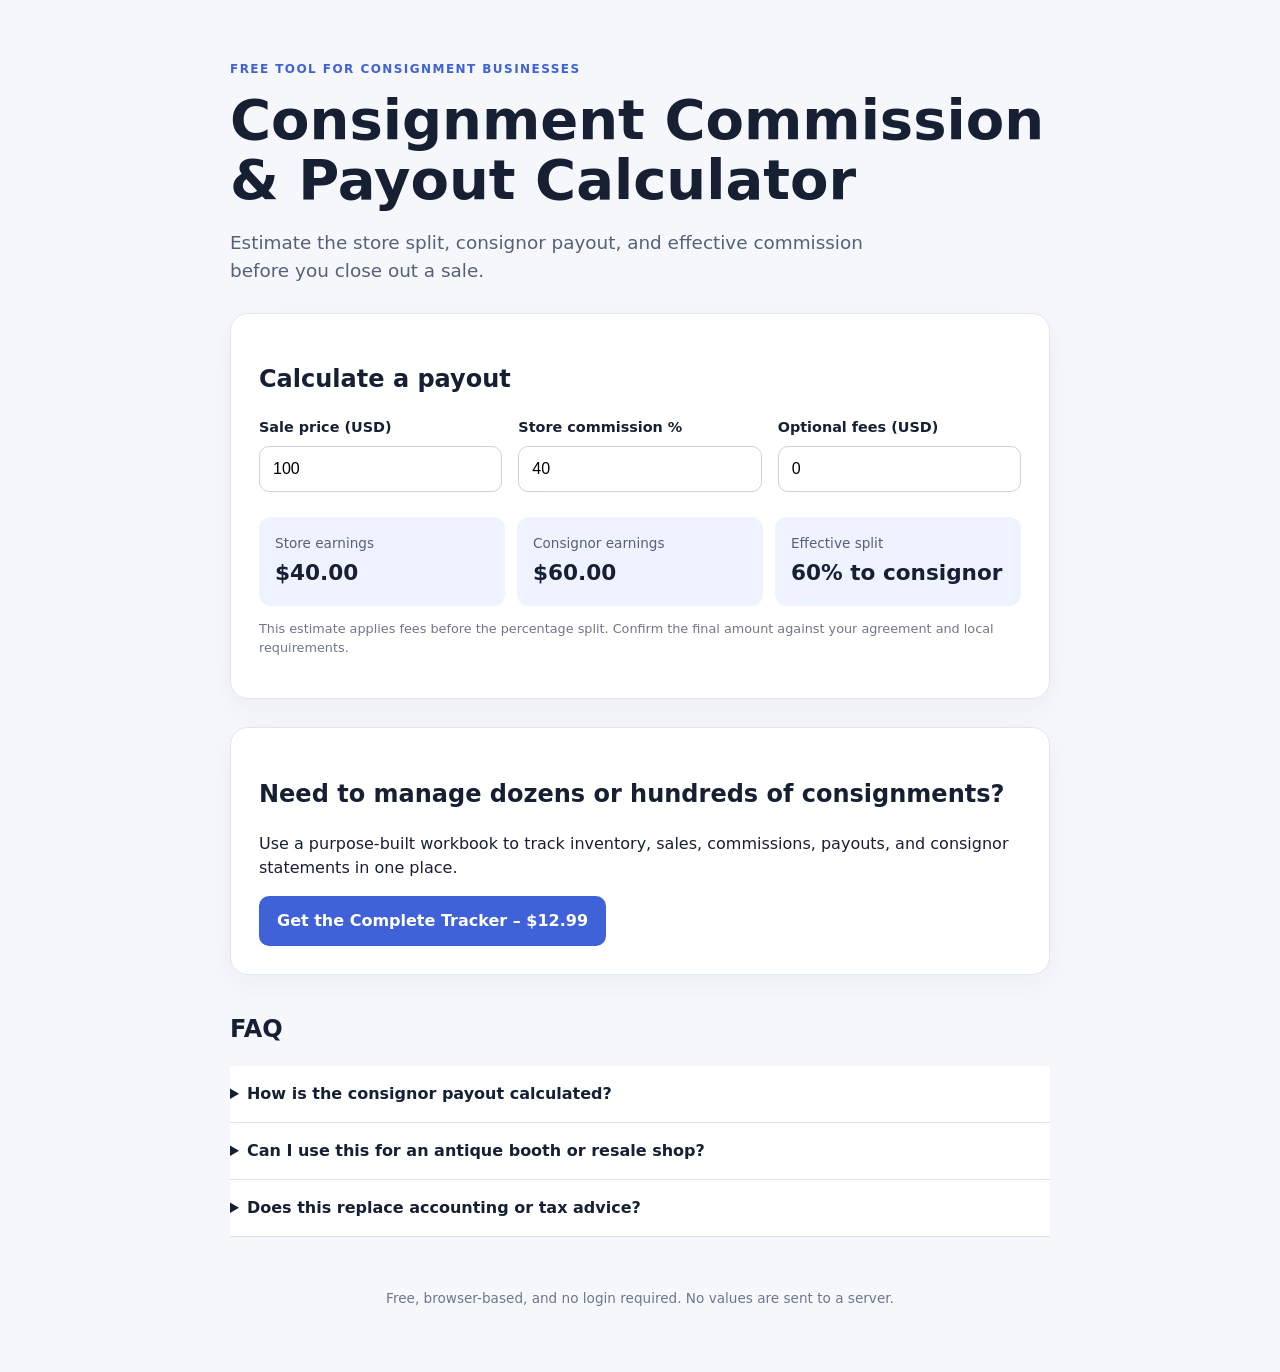
<file: index.html>
<!doctype html>
<html lang="en">
<head>
  <meta charset="utf-8">
  <meta name="viewport" content="width=device-width, initial-scale=1">
  <title>Free Consignment Commission &amp; Payout Calculator</title>
  <meta name="description" content="Free consignment commission and payout calculator for resale shops, antique booths, boutiques, and consignors. Estimate store and consignor earnings instantly.">
  <link rel="canonical" href="https://iamalan20222-ctrl.github.io/project-twenty-consignment-calculator/">
  <link rel="stylesheet" href="styles.css">
  <script type="application/ld+json">{"@context":"https://schema.org","@type":"WebApplication","name":"Consignment Commission & Payout Calculator","applicationCategory":"BusinessApplication","operatingSystem":"Any","offers":{"@type":"Offer","price":"0","priceCurrency":"USD"}}</script>
</head>
<body>
  <main class="wrap">
    <p class="eyebrow">FREE TOOL FOR CONSIGNMENT BUSINESSES</p>
    <h1>Consignment Commission &amp; Payout Calculator</h1>
    <p class="lede">Estimate the store split, consignor payout, and effective commission before you close out a sale.</p>
    <section class="card calculator" aria-labelledby="calculator-title">
      <h2 id="calculator-title">Calculate a payout</h2>
      <div class="fields">
        <label>Sale price (USD)<input id="sale-price" type="number" min="0" step="0.01" value="100"></label>
        <label>Store commission %<input id="commission" type="number" min="0" max="100" step="0.1" value="40"></label>
        <label>Optional fees (USD)<input id="fees" type="number" min="0" step="0.01" value="0"></label>
      </div>
      <div class="results" aria-live="polite">
        <div><span>Store earnings</span><strong id="store-earnings">$40.00</strong></div>
        <div><span>Consignor earnings</span><strong id="consignor-earnings">$60.00</strong></div>
        <div><span>Effective split</span><strong id="effective-split">60% to consignor</strong></div>
      </div>
      <p class="note">This estimate applies fees before the percentage split. Confirm the final amount against your agreement and local requirements.</p>
    </section>
    <section class="card">
      <h2>Need to manage dozens or hundreds of consignments?</h2>
      <p>Use a purpose-built workbook to track inventory, sales, commissions, payouts, and consignor statements in one place.</p>
      <a class="cta" href="https://payhip.com/b/QaUOC?utm_source=free_calculator&amp;utm_medium=referral&amp;utm_campaign=traffic001">Get the Complete Tracker – $12.99</a>
    </section>
    <section class="faq">
      <h2>FAQ</h2>
      <details><summary>How is the consignor payout calculated?</summary><p>The calculator subtracts optional fees from the sale price. The store commission percentage is applied to the net sale amount. The remaining amount is the consignor payout.</p></details>
      <details><summary>Can I use this for an antique booth or resale shop?</summary><p>Yes. It is a general estimate for consignment, resale, boutique, thrift, and antique-booth workflows.</p></details>
      <details><summary>Does this replace accounting or tax advice?</summary><p>No. It is a simple planning calculator, not accounting, legal, or tax advice.</p></details>
    </section>
    <footer>Free, browser-based, and no login required. No values are sent to a server.</footer>
  </main>
  <script src="app.js?v=45ae66b"></script>
</body>
</html>
</file>
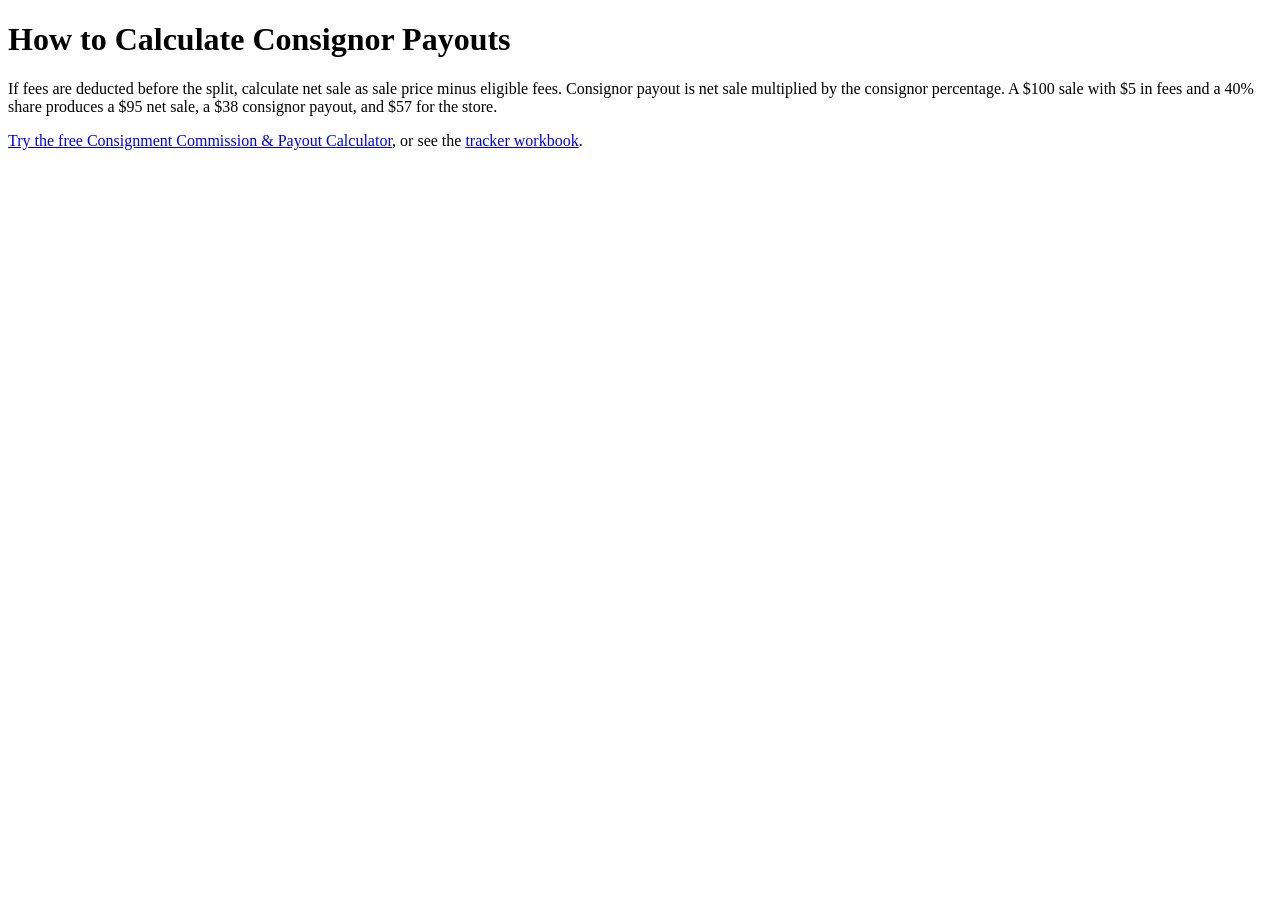
<file: content/how-to-calculate-consignor-payouts.html>
<!doctype html><html lang="en"><head><meta charset="utf-8"><meta name="viewport" content="width=device-width,initial-scale=1"><title>How to Calculate Consignor Payouts</title></head><body><main><h1>How to Calculate Consignor Payouts</h1><p>If fees are deducted before the split, calculate net sale as sale price minus eligible fees. Consignor payout is net sale multiplied by the consignor percentage. A $100 sale with $5 in fees and a 40% share produces a $95 net sale, a $38 consignor payout, and $57 for the store.</p><p><a href="../">Try the free Consignment Commission &amp; Payout Calculator</a>, or see the <a href="https://payhip.com/b/QaUOC?utm_source=content_payouts&amp;utm_medium=referral&amp;utm_campaign=traffic001">tracker workbook</a>.</p></main></body></html>
</file>
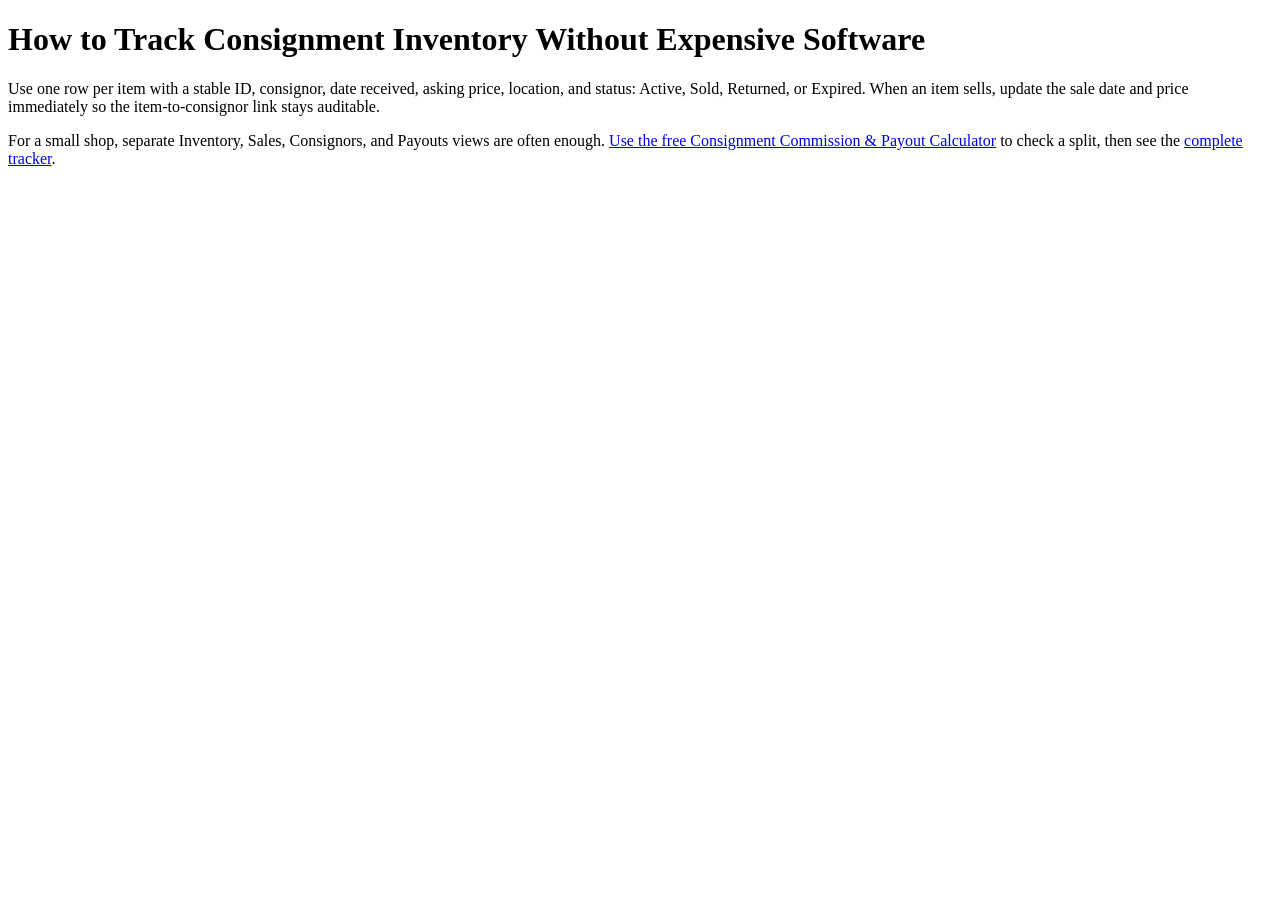
<file: content/how-to-track-consignment-inventory.html>
<!doctype html><html lang="en"><head><meta charset="utf-8"><meta name="viewport" content="width=device-width,initial-scale=1"><title>How to Track Consignment Inventory Without Expensive Software</title></head><body><main><h1>How to Track Consignment Inventory Without Expensive Software</h1><p>Use one row per item with a stable ID, consignor, date received, asking price, location, and status: Active, Sold, Returned, or Expired. When an item sells, update the sale date and price immediately so the item-to-consignor link stays auditable.</p><p>For a small shop, separate Inventory, Sales, Consignors, and Payouts views are often enough. <a href="../">Use the free Consignment Commission &amp; Payout Calculator</a> to check a split, then see the <a href="https://payhip.com/b/QaUOC?utm_source=content_inventory&amp;utm_medium=referral&amp;utm_campaign=traffic001">complete tracker</a>.</p></main></body></html>
</file>
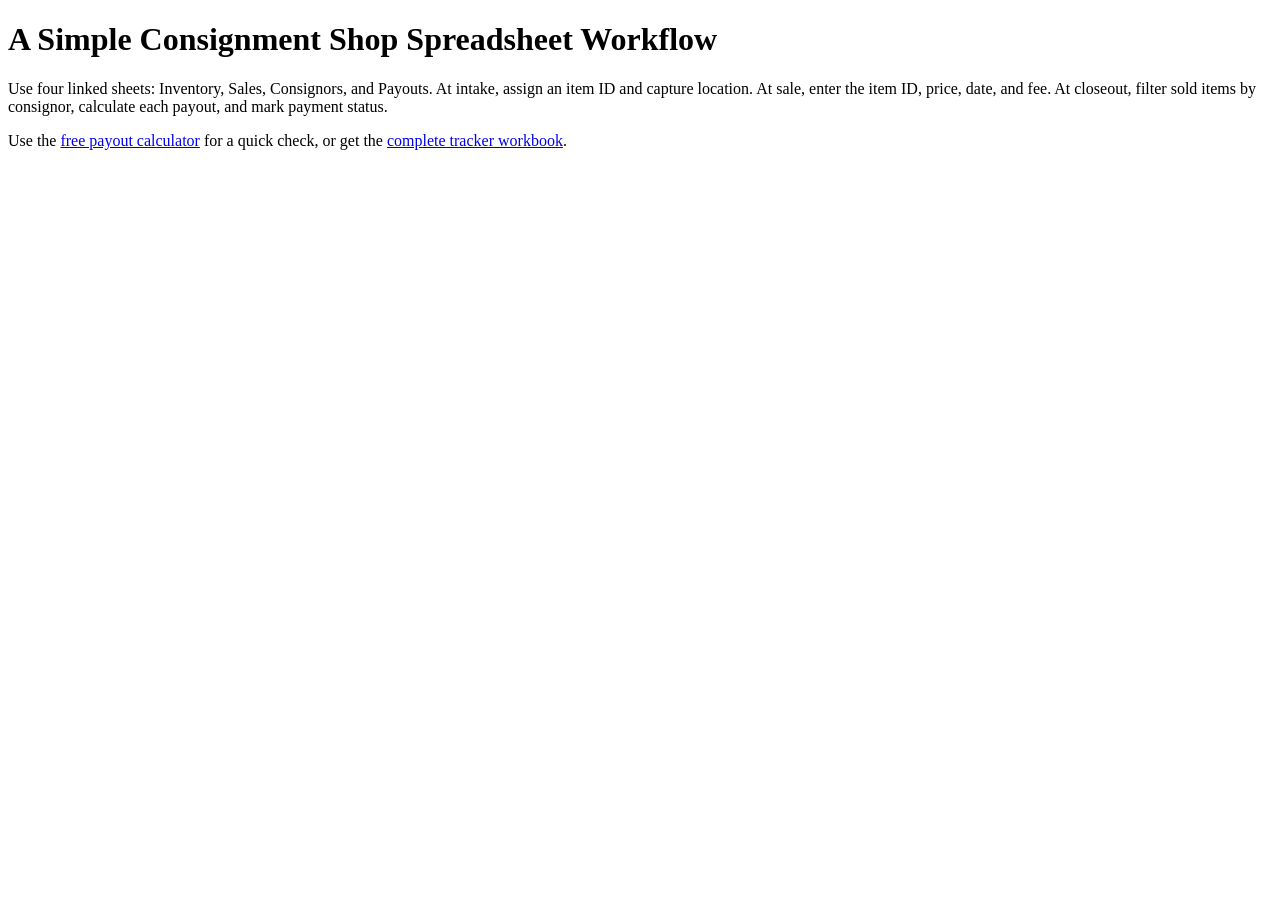
<file: content/simple-consignment-shop-spreadsheet-workflow.html>
<!doctype html><html lang="en"><head><meta charset="utf-8"><meta name="viewport" content="width=device-width,initial-scale=1"><title>A Simple Consignment Shop Spreadsheet Workflow</title></head><body><main><h1>A Simple Consignment Shop Spreadsheet Workflow</h1><p>Use four linked sheets: Inventory, Sales, Consignors, and Payouts. At intake, assign an item ID and capture location. At sale, enter the item ID, price, date, and fee. At closeout, filter sold items by consignor, calculate each payout, and mark payment status.</p><p>Use the <a href="../">free payout calculator</a> for a quick check, or get the <a href="https://payhip.com/b/QaUOC?utm_source=content_workflow&amp;utm_medium=referral&amp;utm_campaign=traffic001">complete tracker workbook</a>.</p></main></body></html>
</file>
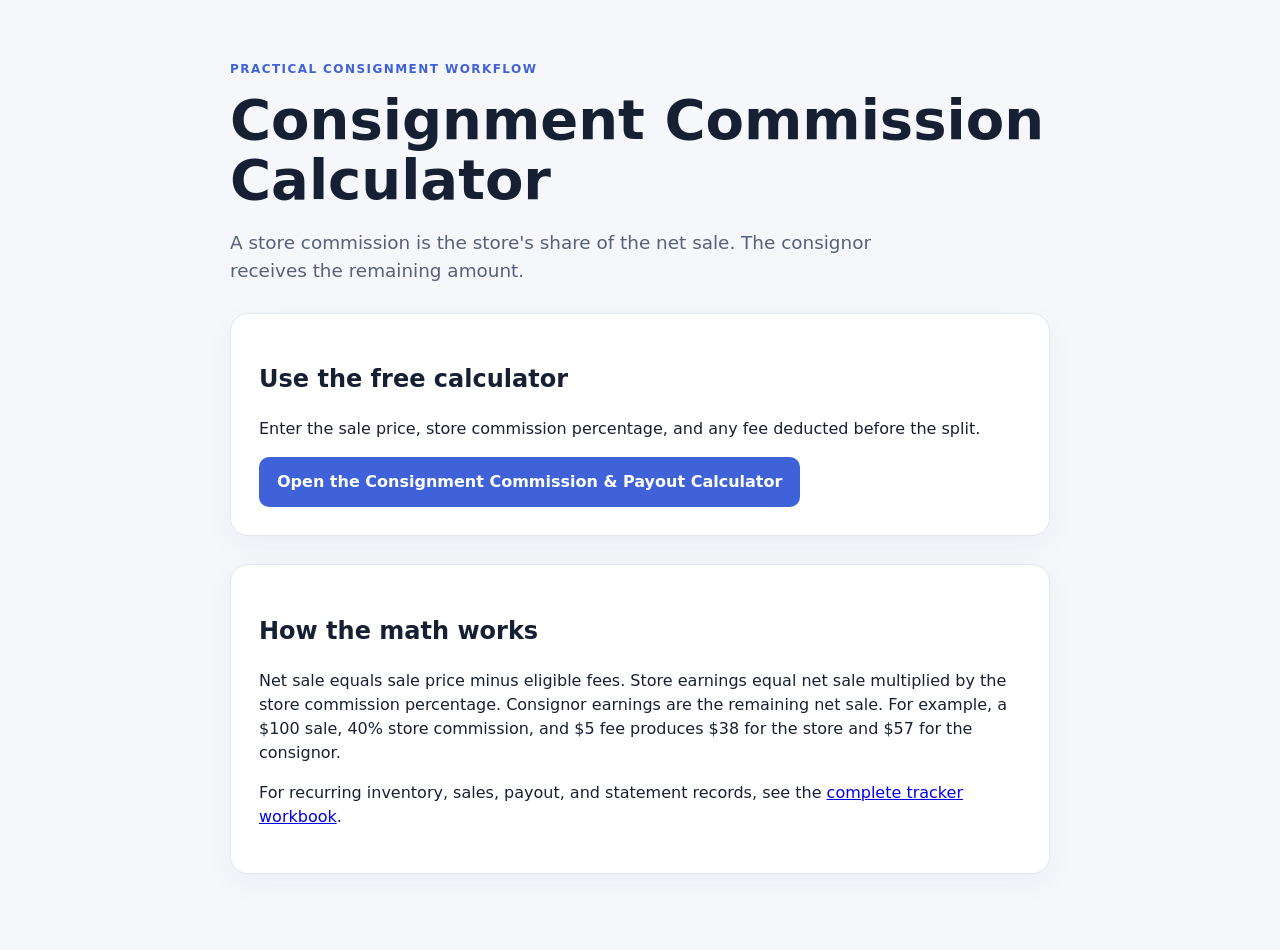
<file: seo/consignment-commission-calculator.html>
<!doctype html><html lang="en"><head><meta charset="utf-8"><meta name="viewport" content="width=device-width,initial-scale=1"><title>Consignment Commission Calculator | Store &amp; Consignor Split</title><meta name="description" content="Calculate a consignment store commission, consignor payout, and net split after optional fees with a free no-login calculator."><link rel="canonical" href="https://iamalan20222-ctrl.github.io/project-twenty-consignment-calculator/seo/consignment-commission-calculator.html"><meta property="og:title" content="Consignment Commission Calculator"><meta property="og:description" content="Calculate store earnings and consignor payouts after fees."><meta property="og:type" content="website"><link rel="stylesheet" href="../styles.css"><script type="application/ld+json">{"@context":"https://schema.org","@type":"FAQPage","mainEntity":[{"@type":"Question","name":"What does a consignment commission calculator show?","acceptedAnswer":{"@type":"Answer","text":"It estimates the store share and consignor payout from a sale price, store commission, and optional fees."}}]}</script></head><body><main class="wrap"><p class="eyebrow">PRACTICAL CONSIGNMENT WORKFLOW</p><h1>Consignment Commission Calculator</h1><p class="lede">A store commission is the store's share of the net sale. The consignor receives the remaining amount.</p><section class="card"><h2>Use the free calculator</h2><p>Enter the sale price, store commission percentage, and any fee deducted before the split.</p><a class="cta" href="../">Open the Consignment Commission &amp; Payout Calculator</a></section><section class="card"><h2>How the math works</h2><p>Net sale equals sale price minus eligible fees. Store earnings equal net sale multiplied by the store commission percentage. Consignor earnings are the remaining net sale. For example, a $100 sale, 40% store commission, and $5 fee produces $38 for the store and $57 for the consignor.</p><p>For recurring inventory, sales, payout, and statement records, see the <a href="https://payhip.com/b/QaUOC?utm_source=seo_commission&utm_medium=referral&utm_campaign=traffic001">complete tracker workbook</a>.</p></section></main></body></html>
</file>
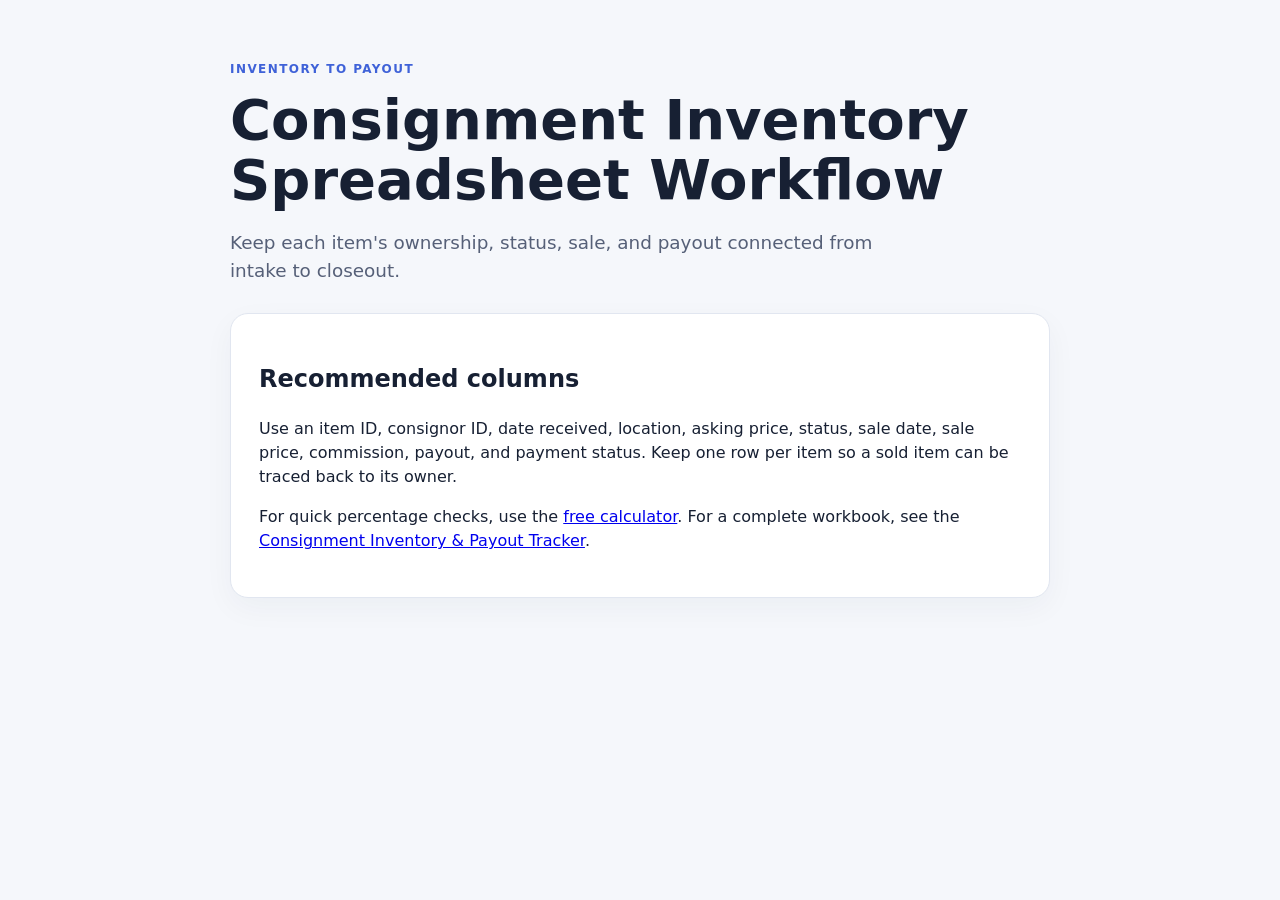
<file: seo/consignment-inventory-spreadsheet.html>
<!doctype html><html lang="en"><head><meta charset="utf-8"><meta name="viewport" content="width=device-width,initial-scale=1"><title>Consignment Inventory Spreadsheet Workflow</title><meta name="description" content="A practical consignment inventory spreadsheet workflow for item IDs, consignors, sales, locations, statuses, and payouts."><link rel="canonical" href="https://iamalan20222-ctrl.github.io/project-twenty-consignment-calculator/seo/consignment-inventory-spreadsheet.html"><meta property="og:title" content="Consignment Inventory Spreadsheet Workflow"><meta property="og:description" content="Track consigned items from intake through sale and payout."><meta property="og:type" content="article"><link rel="stylesheet" href="../styles.css"><script type="application/ld+json">{"@context":"https://schema.org","@type":"FAQPage","mainEntity":[{"@type":"Question","name":"What should a consignment inventory spreadsheet track?","acceptedAnswer":{"@type":"Answer","text":"Track an item ID, consignor, date received, location, asking price, status, sale data, and payout status."}}]}</script></head><body><main class="wrap"><p class="eyebrow">INVENTORY TO PAYOUT</p><h1>Consignment Inventory Spreadsheet Workflow</h1><p class="lede">Keep each item's ownership, status, sale, and payout connected from intake to closeout.</p><section class="card"><h2>Recommended columns</h2><p>Use an item ID, consignor ID, date received, location, asking price, status, sale date, sale price, commission, payout, and payment status. Keep one row per item so a sold item can be traced back to its owner.</p><p>For quick percentage checks, use the <a href="../">free calculator</a>. For a complete workbook, see the <a href="https://payhip.com/b/QaUOC?utm_source=seo_inventory&utm_medium=referral&utm_campaign=traffic001">Consignment Inventory &amp; Payout Tracker</a>.</p></section></main></body></html>
</file>
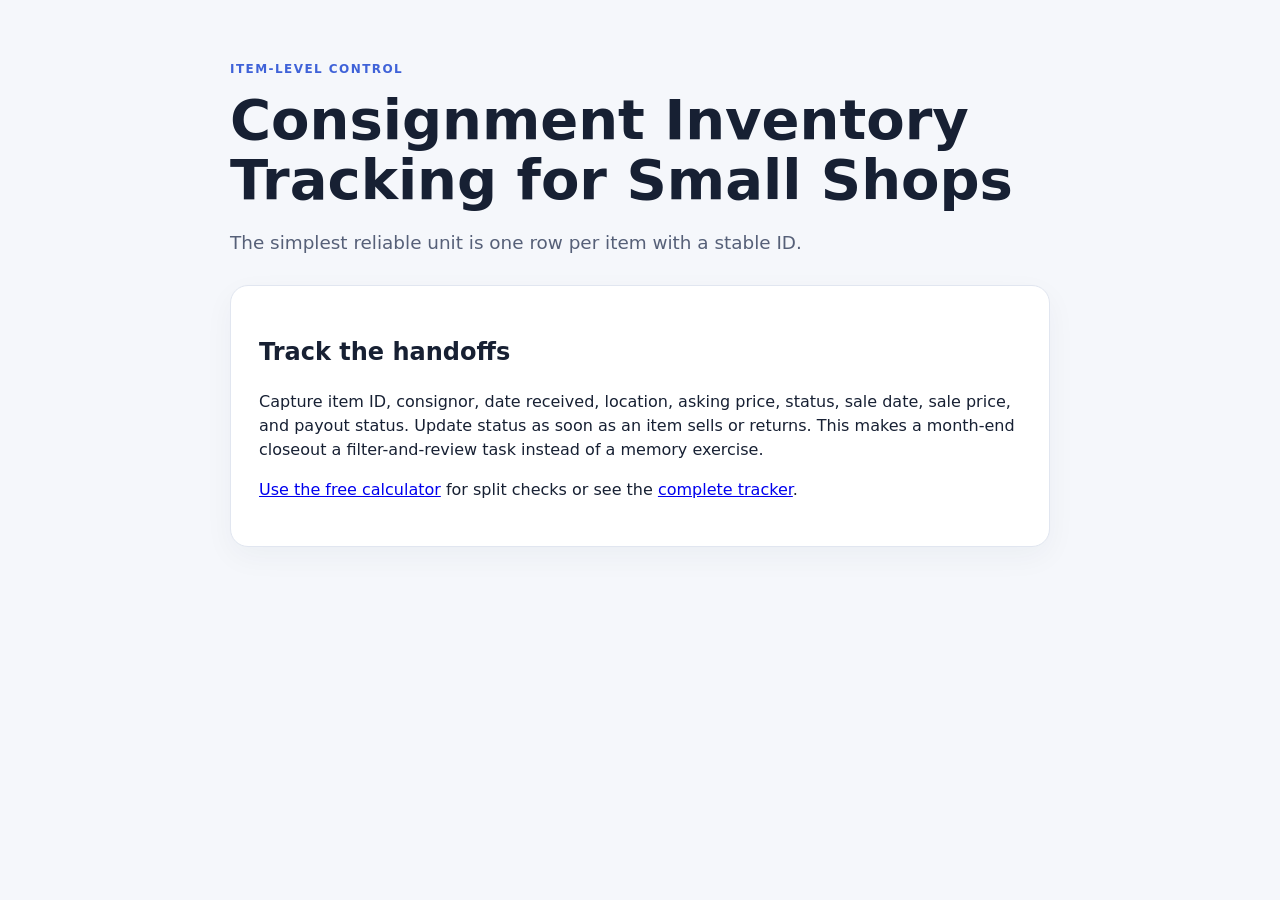
<file: seo/consignment-inventory-tracking.html>
<!doctype html><html lang="en"><head><meta charset="utf-8"><meta name="viewport" content="width=device-width,initial-scale=1"><title>Consignment Inventory Tracking for Small Shops</title><meta name="description" content="A practical item-level inventory tracking method for small consignment shops, resale stores, and antique booths."><link rel="canonical" href="https://iamalan20222-ctrl.github.io/project-twenty-consignment-calculator/seo/consignment-inventory-tracking.html"><meta property="og:title" content="Consignment Inventory Tracking"><meta property="og:description" content="Track item ownership, location, status, and sale details in one workflow."><meta property="og:type" content="article"><link rel="stylesheet" href="../styles.css"></head><body><main class="wrap"><p class="eyebrow">ITEM-LEVEL CONTROL</p><h1>Consignment Inventory Tracking for Small Shops</h1><p class="lede">The simplest reliable unit is one row per item with a stable ID.</p><section class="card"><h2>Track the handoffs</h2><p>Capture item ID, consignor, date received, location, asking price, status, sale date, sale price, and payout status. Update status as soon as an item sells or returns. This makes a month-end closeout a filter-and-review task instead of a memory exercise.</p><p><a href="../">Use the free calculator</a> for split checks or see the <a href="https://payhip.com/b/QaUOC?utm_source=seo_tracking&utm_medium=referral&utm_campaign=traffic001">complete tracker</a>.</p></section></main></body></html>
</file>
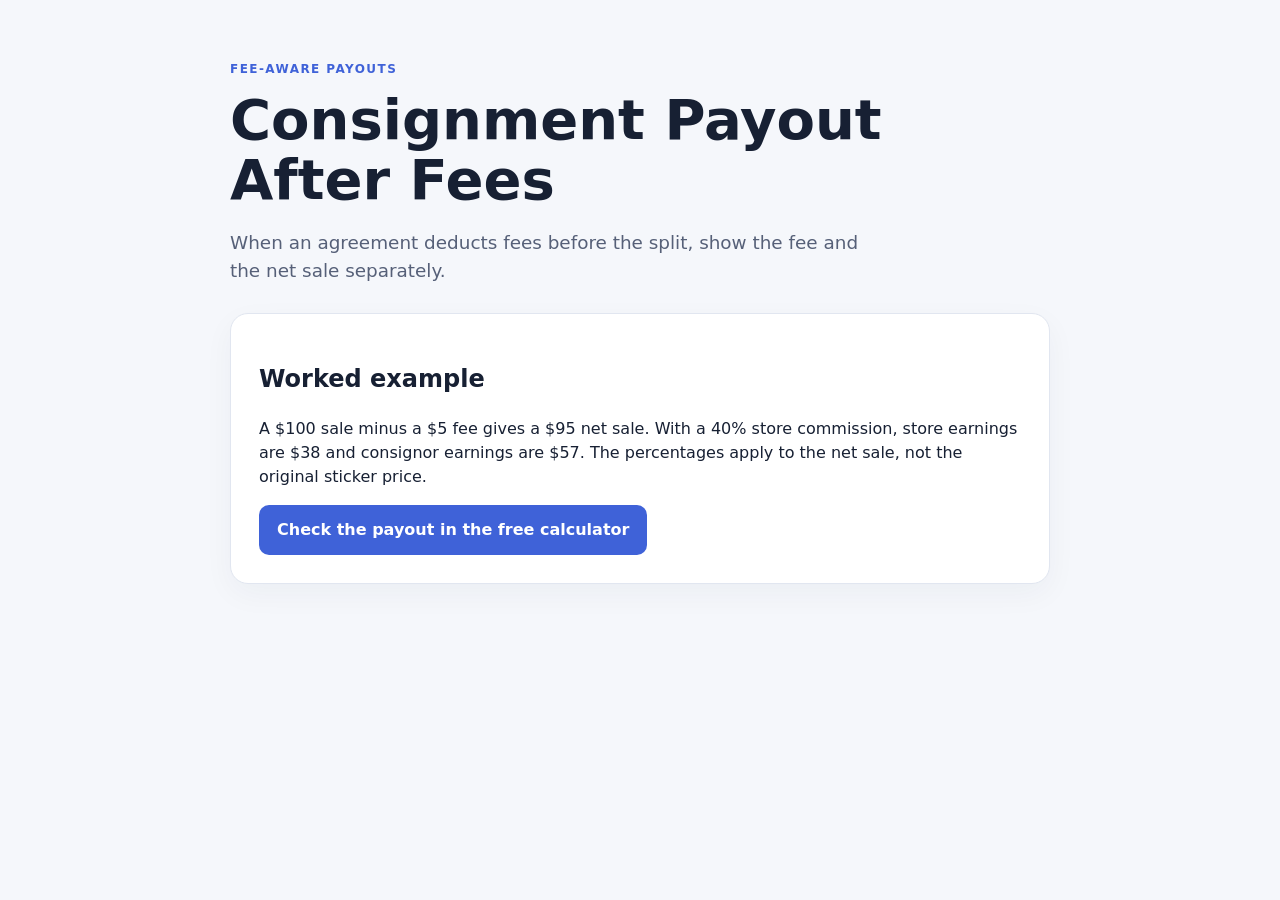
<file: seo/consignment-payout-after-fees.html>
<!doctype html><html lang="en"><head><meta charset="utf-8"><meta name="viewport" content="width=device-width,initial-scale=1"><title>Consignment Payout After Fees | Worked Example</title><meta name="description" content="See how fees affect a consignment payout with a transparent net-sale example for store owners and consignors."><link rel="canonical" href="https://iamalan20222-ctrl.github.io/project-twenty-consignment-calculator/seo/consignment-payout-after-fees.html"><meta property="og:title" content="Consignment Payout After Fees"><meta property="og:description" content="A transparent net-sale example for consignment payouts."><meta property="og:type" content="article"><link rel="stylesheet" href="../styles.css"></head><body><main class="wrap"><p class="eyebrow">FEE-AWARE PAYOUTS</p><h1>Consignment Payout After Fees</h1><p class="lede">When an agreement deducts fees before the split, show the fee and the net sale separately.</p><section class="card"><h2>Worked example</h2><p>A $100 sale minus a $5 fee gives a $95 net sale. With a 40% store commission, store earnings are $38 and consignor earnings are $57. The percentages apply to the net sale, not the original sticker price.</p><a class="cta" href="../">Check the payout in the free calculator</a></section></main></body></html>
</file>
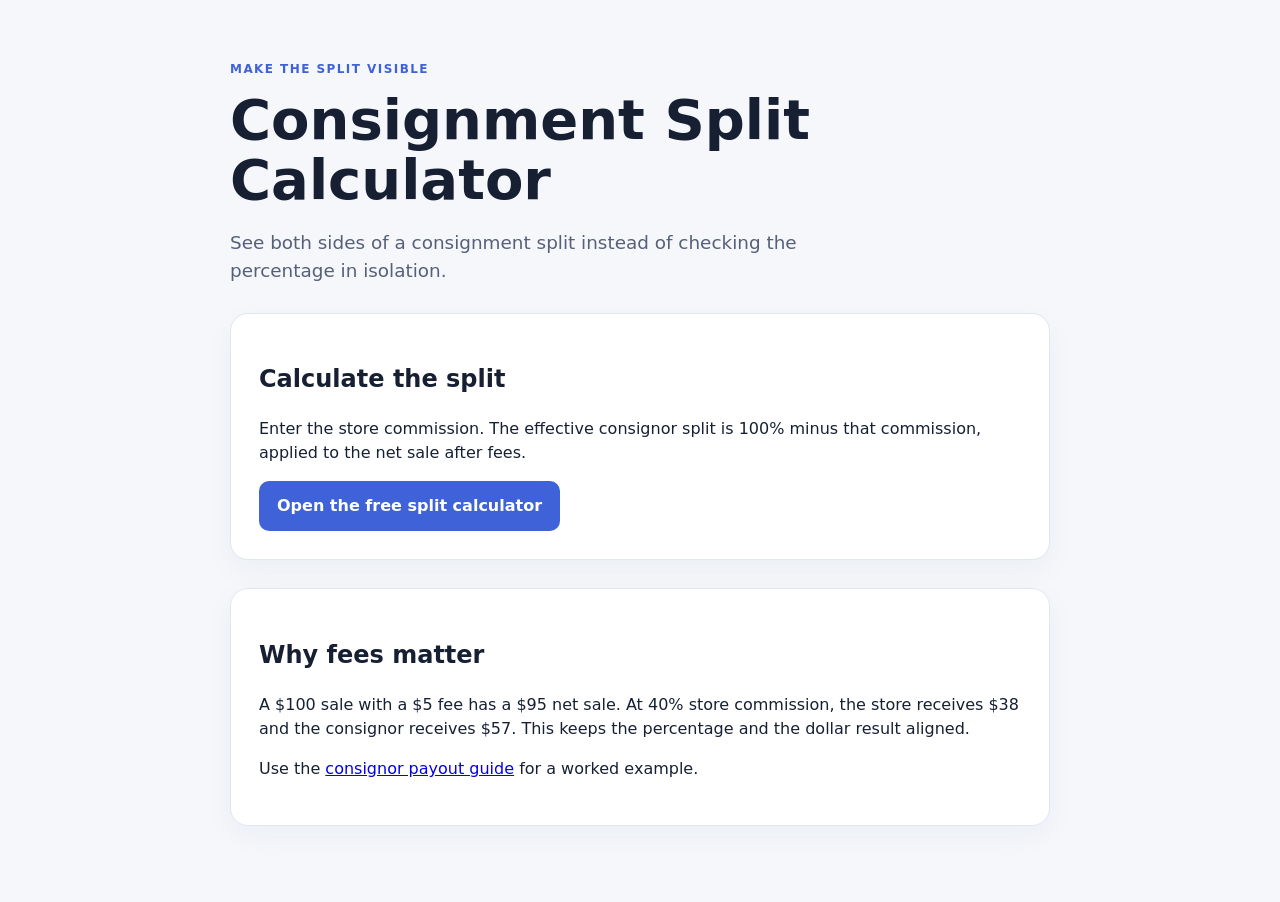
<file: seo/consignment-split-calculator.html>
<!doctype html><html lang="en"><head><meta charset="utf-8"><meta name="viewport" content="width=device-width,initial-scale=1"><title>Consignment Split Calculator | Store Commission vs Payout</title><meta name="description" content="Compare the store commission and consignor share for a consignment sale. Includes optional fee handling and a free calculator."><link rel="canonical" href="https://iamalan20222-ctrl.github.io/project-twenty-consignment-calculator/seo/consignment-split-calculator.html"><meta property="og:title" content="Consignment Split Calculator"><meta property="og:description" content="Compare store commission and consignor share after fees."><meta property="og:type" content="website"><link rel="stylesheet" href="../styles.css"><script type="application/ld+json">{"@context":"https://schema.org","@type":"FAQPage","mainEntity":[{"@type":"Question","name":"What is the effective consignor split?","acceptedAnswer":{"@type":"Answer","text":"When the store commission is 40%, the consignor split is 60% of the net sale."}}]}</script></head><body><main class="wrap"><p class="eyebrow">MAKE THE SPLIT VISIBLE</p><h1>Consignment Split Calculator</h1><p class="lede">See both sides of a consignment split instead of checking the percentage in isolation.</p><section class="card"><h2>Calculate the split</h2><p>Enter the store commission. The effective consignor split is 100% minus that commission, applied to the net sale after fees.</p><a class="cta" href="../">Open the free split calculator</a></section><section class="card"><h2>Why fees matter</h2><p>A $100 sale with a $5 fee has a $95 net sale. At 40% store commission, the store receives $38 and the consignor receives $57. This keeps the percentage and the dollar result aligned.</p><p>Use the <a href="../seo/consignor-payout-calculator.html">consignor payout guide</a> for a worked example.</p></section></main></body></html>
</file>
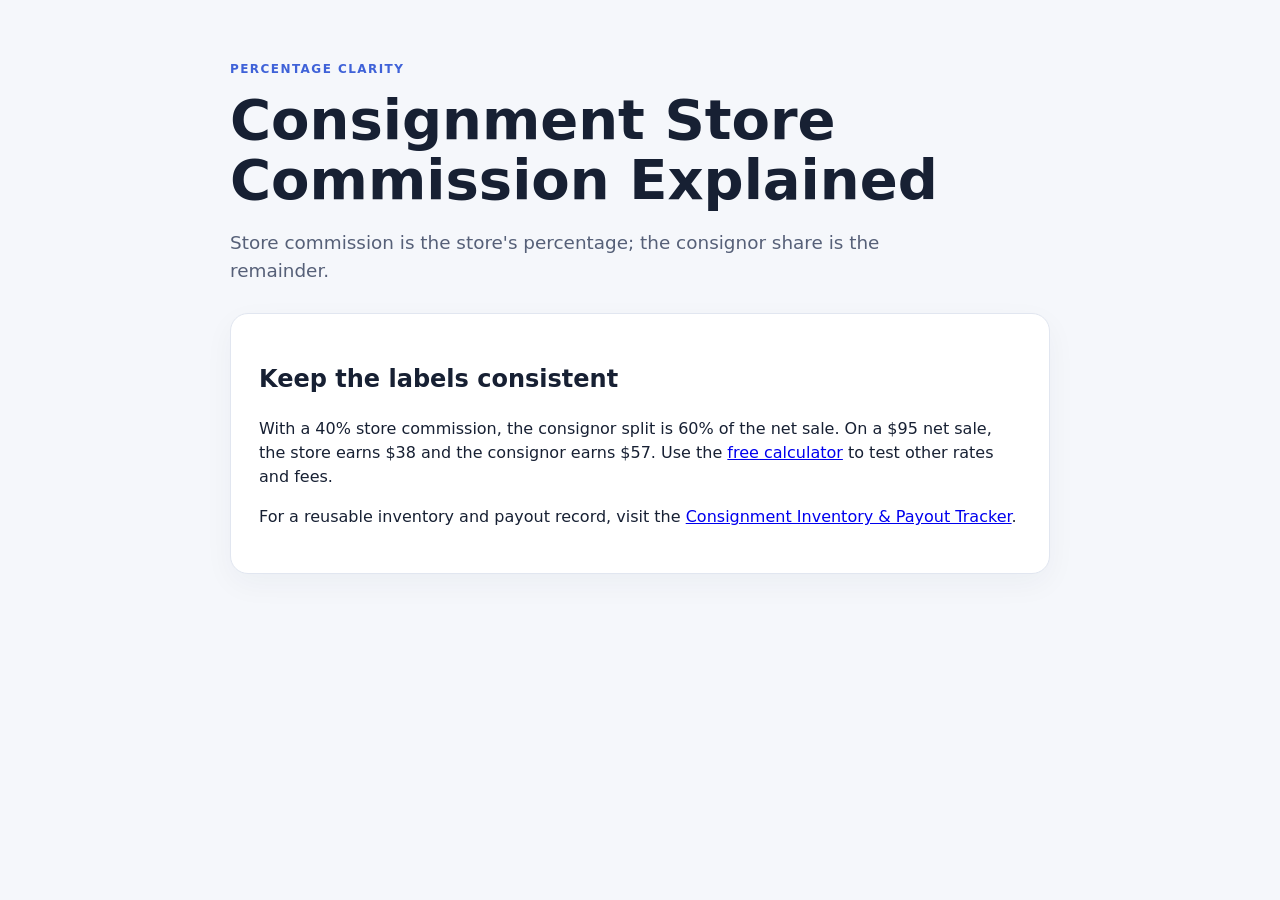
<file: seo/consignment-store-commission.html>
<!doctype html><html lang="en"><head><meta charset="utf-8"><meta name="viewport" content="width=device-width,initial-scale=1"><title>Consignment Store Commission Explained</title><meta name="description" content="Understand store commission as the store share of a net consignment sale, with an example and free calculator."><link rel="canonical" href="https://iamalan20222-ctrl.github.io/project-twenty-consignment-calculator/seo/consignment-store-commission.html"><meta property="og:title" content="Consignment Store Commission Explained"><meta property="og:description" content="Understand the store share and consignor remainder."><meta property="og:type" content="article"><link rel="stylesheet" href="../styles.css"></head><body><main class="wrap"><p class="eyebrow">PERCENTAGE CLARITY</p><h1>Consignment Store Commission Explained</h1><p class="lede">Store commission is the store's percentage; the consignor share is the remainder.</p><section class="card"><h2>Keep the labels consistent</h2><p>With a 40% store commission, the consignor split is 60% of the net sale. On a $95 net sale, the store earns $38 and the consignor earns $57. Use the <a href="../">free calculator</a> to test other rates and fees.</p><p>For a reusable inventory and payout record, visit the <a href="https://payhip.com/b/QaUOC?utm_source=seo_store_commission&utm_medium=referral&utm_campaign=traffic001">Consignment Inventory &amp; Payout Tracker</a>.</p></section></main></body></html>
</file>
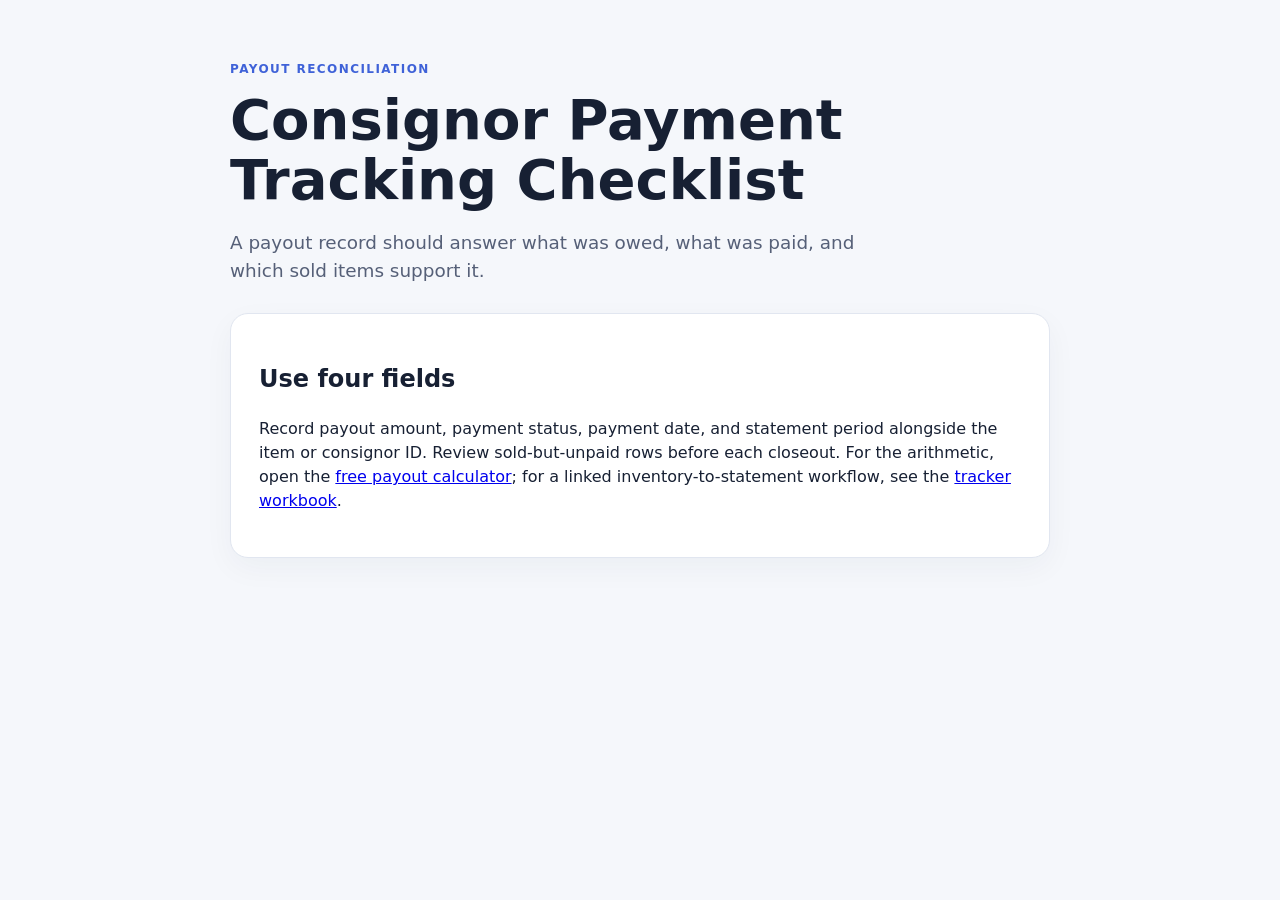
<file: seo/consignor-payment-tracking.html>
<!doctype html><html lang="en"><head><meta charset="utf-8"><meta name="viewport" content="width=device-width,initial-scale=1"><title>Consignor Payment Tracking Checklist</title><meta name="description" content="A simple checklist for tracking consignor payments, pending balances, paid dates, and statement references."><link rel="canonical" href="https://iamalan20222-ctrl.github.io/project-twenty-consignment-calculator/seo/consignor-payment-tracking.html"><meta property="og:title" content="Consignor Payment Tracking Checklist"><meta property="og:description" content="Make pending and paid consignor balances easy to reconcile."><meta property="og:type" content="article"><link rel="stylesheet" href="../styles.css"></head><body><main class="wrap"><p class="eyebrow">PAYOUT RECONCILIATION</p><h1>Consignor Payment Tracking Checklist</h1><p class="lede">A payout record should answer what was owed, what was paid, and which sold items support it.</p><section class="card"><h2>Use four fields</h2><p>Record payout amount, payment status, payment date, and statement period alongside the item or consignor ID. Review sold-but-unpaid rows before each closeout. For the arithmetic, open the <a href="../">free payout calculator</a>; for a linked inventory-to-statement workflow, see the <a href="https://payhip.com/b/QaUOC?utm_source=seo_payment&utm_medium=referral&utm_campaign=traffic001">tracker workbook</a>.</p></section></main></body></html>
</file>
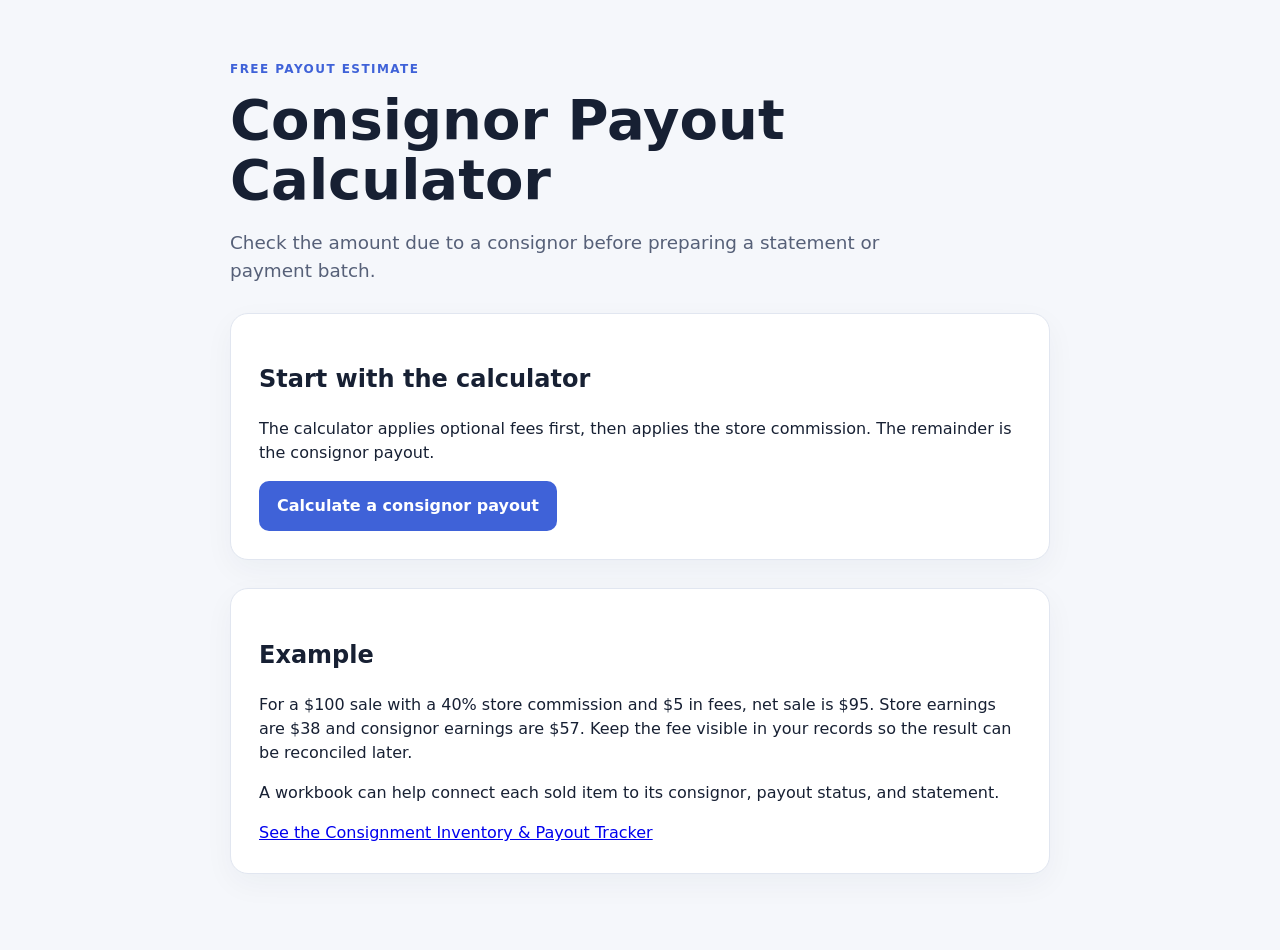
<file: seo/consignor-payout-calculator.html>
<!doctype html><html lang="en"><head><meta charset="utf-8"><meta name="viewport" content="width=device-width,initial-scale=1"><title>Consignor Payout Calculator | Estimate What Is Owed</title><meta name="description" content="Estimate what a consignor is owed after sale fees and the store commission. Free, mobile-friendly, and no login required."><link rel="canonical" href="https://iamalan20222-ctrl.github.io/project-twenty-consignment-calculator/seo/consignor-payout-calculator.html"><meta property="og:title" content="Consignor Payout Calculator"><meta property="og:description" content="Estimate the consignor amount after fees and store commission."><meta property="og:type" content="website"><link rel="stylesheet" href="../styles.css"><script type="application/ld+json">{"@context":"https://schema.org","@type":"FAQPage","mainEntity":[{"@type":"Question","name":"What is the consignor payout?","acceptedAnswer":{"@type":"Answer","text":"It is the net sale remaining after the store commission is taken from the sale after eligible fees."}}]}</script></head><body><main class="wrap"><p class="eyebrow">FREE PAYOUT ESTIMATE</p><h1>Consignor Payout Calculator</h1><p class="lede">Check the amount due to a consignor before preparing a statement or payment batch.</p><section class="card"><h2>Start with the calculator</h2><p>The calculator applies optional fees first, then applies the store commission. The remainder is the consignor payout.</p><a class="cta" href="../">Calculate a consignor payout</a></section><section class="card"><h2>Example</h2><p>For a $100 sale with a 40% store commission and $5 in fees, net sale is $95. Store earnings are $38 and consignor earnings are $57. Keep the fee visible in your records so the result can be reconciled later.</p><p>A workbook can help connect each sold item to its consignor, payout status, and statement.</p><a href="https://payhip.com/b/QaUOC?utm_source=seo_payout&utm_medium=referral&utm_campaign=traffic001">See the Consignment Inventory &amp; Payout Tracker</a></section></main></body></html>
</file>
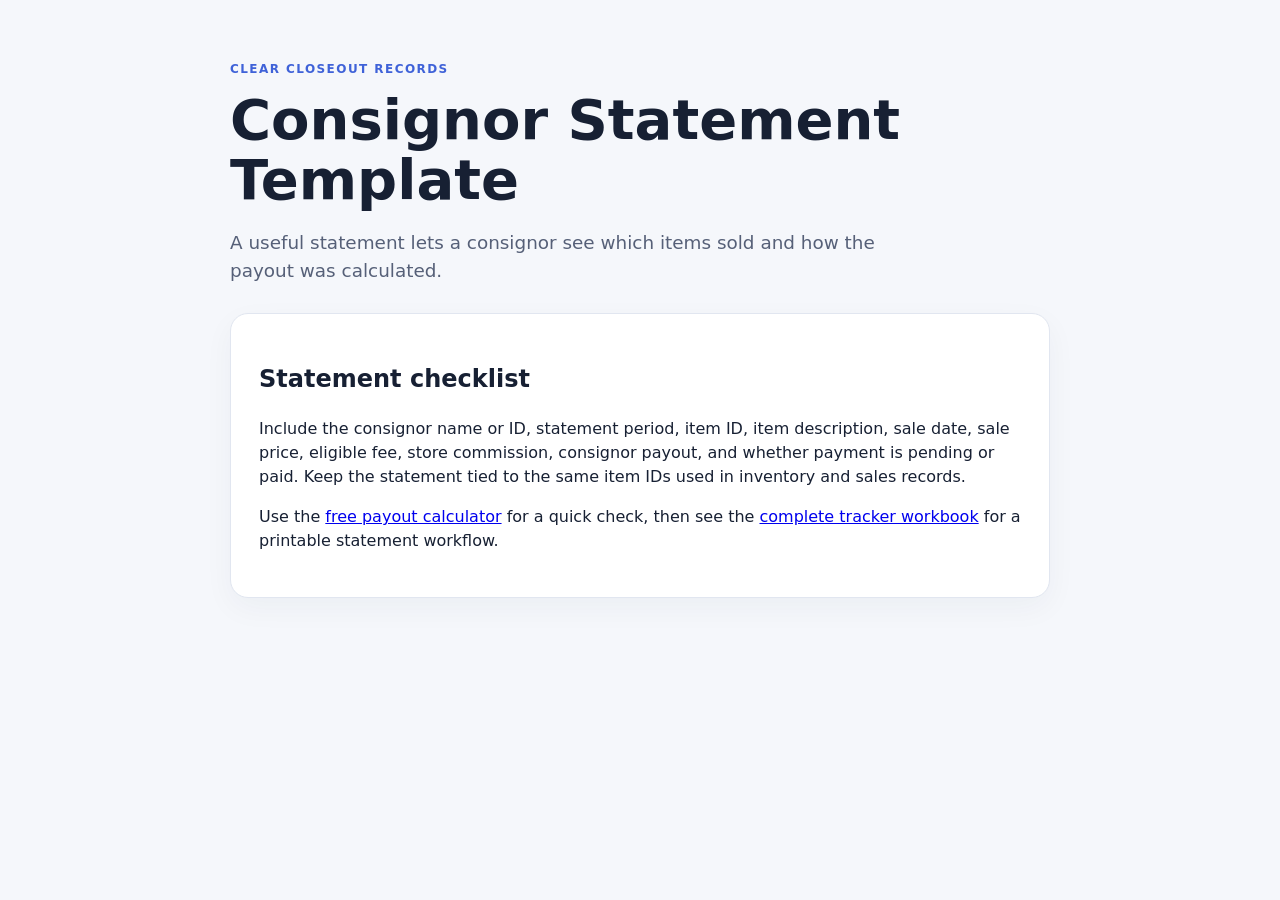
<file: seo/consignor-statement-template.html>
<!doctype html><html lang="en"><head><meta charset="utf-8"><meta name="viewport" content="width=device-width,initial-scale=1"><title>Consignor Statement Template | What to Include</title><meta name="description" content="Learn what to include in a clear consignor statement: sold items, fees, commission, payout, and payment status."><link rel="canonical" href="https://iamalan20222-ctrl.github.io/project-twenty-consignment-calculator/seo/consignor-statement-template.html"><meta property="og:title" content="Consignor Statement Template"><meta property="og:description" content="A practical checklist for clear consignor statements."><meta property="og:type" content="article"><link rel="stylesheet" href="../styles.css"><script type="application/ld+json">{"@context":"https://schema.org","@type":"FAQPage","mainEntity":[{"@type":"Question","name":"What belongs on a consignor statement?","acceptedAnswer":{"@type":"Answer","text":"Include the statement period, item identifiers, sale dates, sale prices, fees, commission, payout, and payment status."}}]}</script></head><body><main class="wrap"><p class="eyebrow">CLEAR CLOSEOUT RECORDS</p><h1>Consignor Statement Template</h1><p class="lede">A useful statement lets a consignor see which items sold and how the payout was calculated.</p><section class="card"><h2>Statement checklist</h2><p>Include the consignor name or ID, statement period, item ID, item description, sale date, sale price, eligible fee, store commission, consignor payout, and whether payment is pending or paid. Keep the statement tied to the same item IDs used in inventory and sales records.</p><p>Use the <a href="../">free payout calculator</a> for a quick check, then see the <a href="https://payhip.com/b/QaUOC?utm_source=seo_statement&utm_medium=referral&utm_campaign=traffic001">complete tracker workbook</a> for a printable statement workflow.</p></section></main></body></html>
</file>
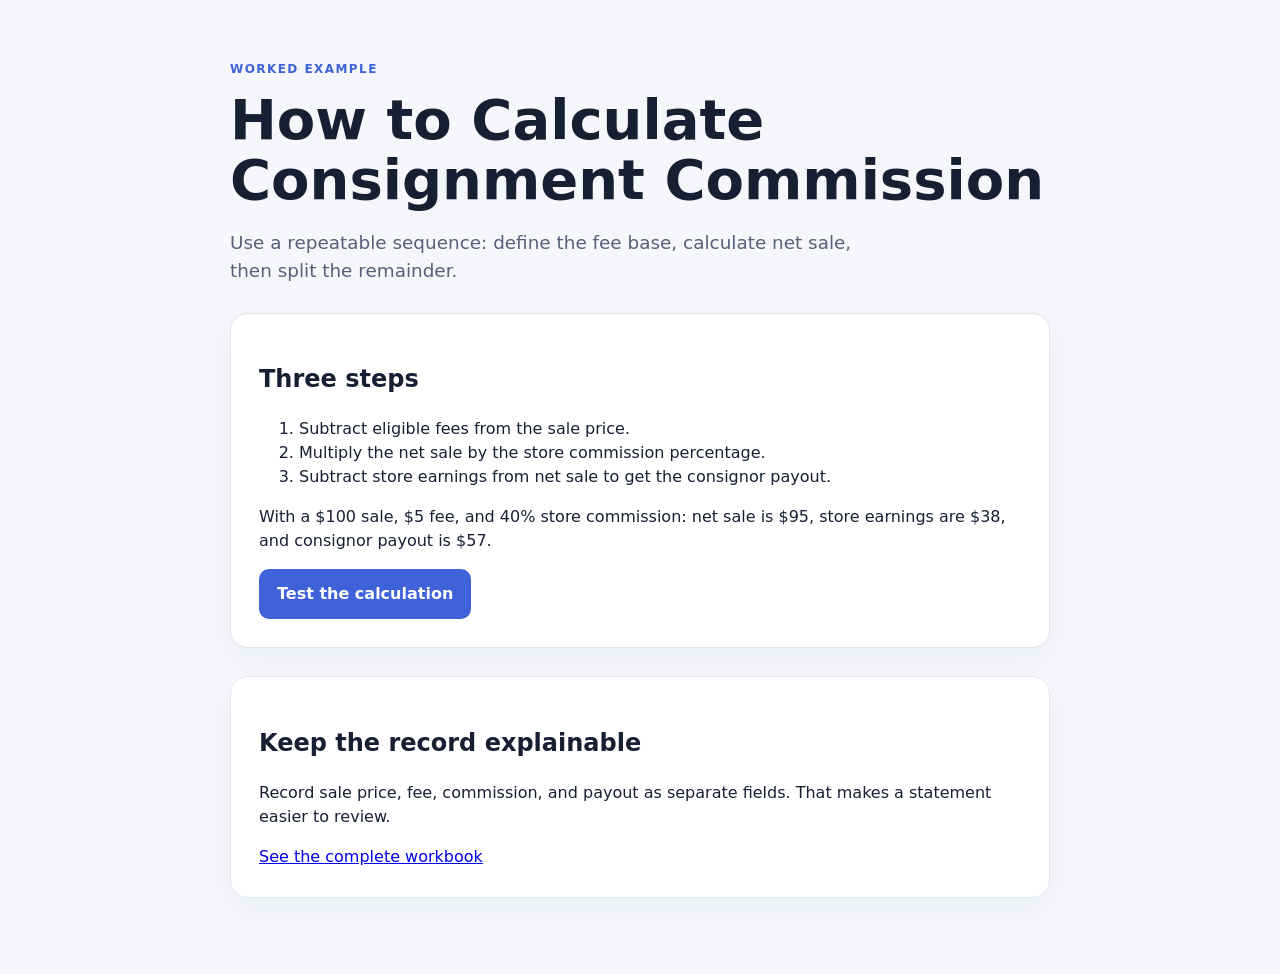
<file: seo/how-to-calculate-consignment-commission.html>
<!doctype html><html lang="en"><head><meta charset="utf-8"><meta name="viewport" content="width=device-width,initial-scale=1"><title>How to Calculate Consignment Commission</title><meta name="description" content="Learn a clear way to calculate consignment commission, net sale, store earnings, and consignor payout with a worked example."><link rel="canonical" href="https://iamalan20222-ctrl.github.io/project-twenty-consignment-calculator/seo/how-to-calculate-consignment-commission.html"><meta property="og:title" content="How to Calculate Consignment Commission"><meta property="og:description" content="A clear worked example for consignment commission and payout math."><meta property="og:type" content="article"><link rel="stylesheet" href="../styles.css"><script type="application/ld+json">{"@context":"https://schema.org","@type":"FAQPage","mainEntity":[{"@type":"Question","name":"Do you apply the commission before or after fees?","acceptedAnswer":{"@type":"Answer","text":"If the agreement deducts fees before the split, subtract eligible fees first and apply the store commission to the net sale."}}]}</script></head><body><main class="wrap"><p class="eyebrow">WORKED EXAMPLE</p><h1>How to Calculate Consignment Commission</h1><p class="lede">Use a repeatable sequence: define the fee base, calculate net sale, then split the remainder.</p><section class="card"><h2>Three steps</h2><ol><li>Subtract eligible fees from the sale price.</li><li>Multiply the net sale by the store commission percentage.</li><li>Subtract store earnings from net sale to get the consignor payout.</li></ol><p>With a $100 sale, $5 fee, and 40% store commission: net sale is $95, store earnings are $38, and consignor payout is $57.</p><a class="cta" href="../">Test the calculation</a></section><section class="card"><h2>Keep the record explainable</h2><p>Record sale price, fee, commission, and payout as separate fields. That makes a statement easier to review.</p><a href="https://payhip.com/b/QaUOC?utm_source=seo_howto&utm_medium=referral&utm_campaign=traffic001">See the complete workbook</a></section></main></body></html>
</file>
<file: styles.css>
:root{font-family:Inter,system-ui,-apple-system,Segoe UI,sans-serif;color:#172033;background:#f5f7fb;line-height:1.5}*{box-sizing:border-box}body{margin:0}.wrap{max-width:860px;margin:auto;padding:48px 20px}.eyebrow{font-size:.75rem;font-weight:800;letter-spacing:.12em;color:#3f62d8}h1{font-size:clamp(2rem,5vw,3.5rem);line-height:1.08;margin:.4rem 0 1rem}.lede{font-size:1.15rem;color:#566078;max-width:650px}.card{background:#fff;border:1px solid #e1e6f0;border-radius:18px;padding:28px;margin:28px 0;box-shadow:0 10px 30px #1d2a4d0b}.fields{display:grid;grid-template-columns:repeat(3,1fr);gap:16px}.fields label{font-weight:700;font-size:.9rem}.fields input{display:block;width:100%;margin-top:7px;padding:13px;border:1px solid #cbd3e2;border-radius:10px;font-size:1rem}.results{display:grid;grid-template-columns:repeat(3,1fr);gap:12px;margin-top:25px}.results div{background:#eef3ff;border-radius:12px;padding:16px}.results span{display:block;color:#566078;font-size:.85rem}.results strong{display:block;font-size:1.35rem;margin-top:4px}.note{font-size:.8rem;color:#6e778b}.cta{display:inline-block;background:#3f62d8;color:#fff;text-decoration:none;font-weight:800;padding:13px 18px;border-radius:10px}.faq{margin:36px 0}.faq details{background:#fff;border-bottom:1px solid #dde3ee;padding:16px 0}.faq summary{font-weight:700;cursor:pointer}footer{color:#6e778b;font-size:.85rem;text-align:center;padding:15px 0}@media(max-width:650px){.wrap{padding:30px 16px}.fields,.results{grid-template-columns:1fr}.card{padding:20px}}
</file>
